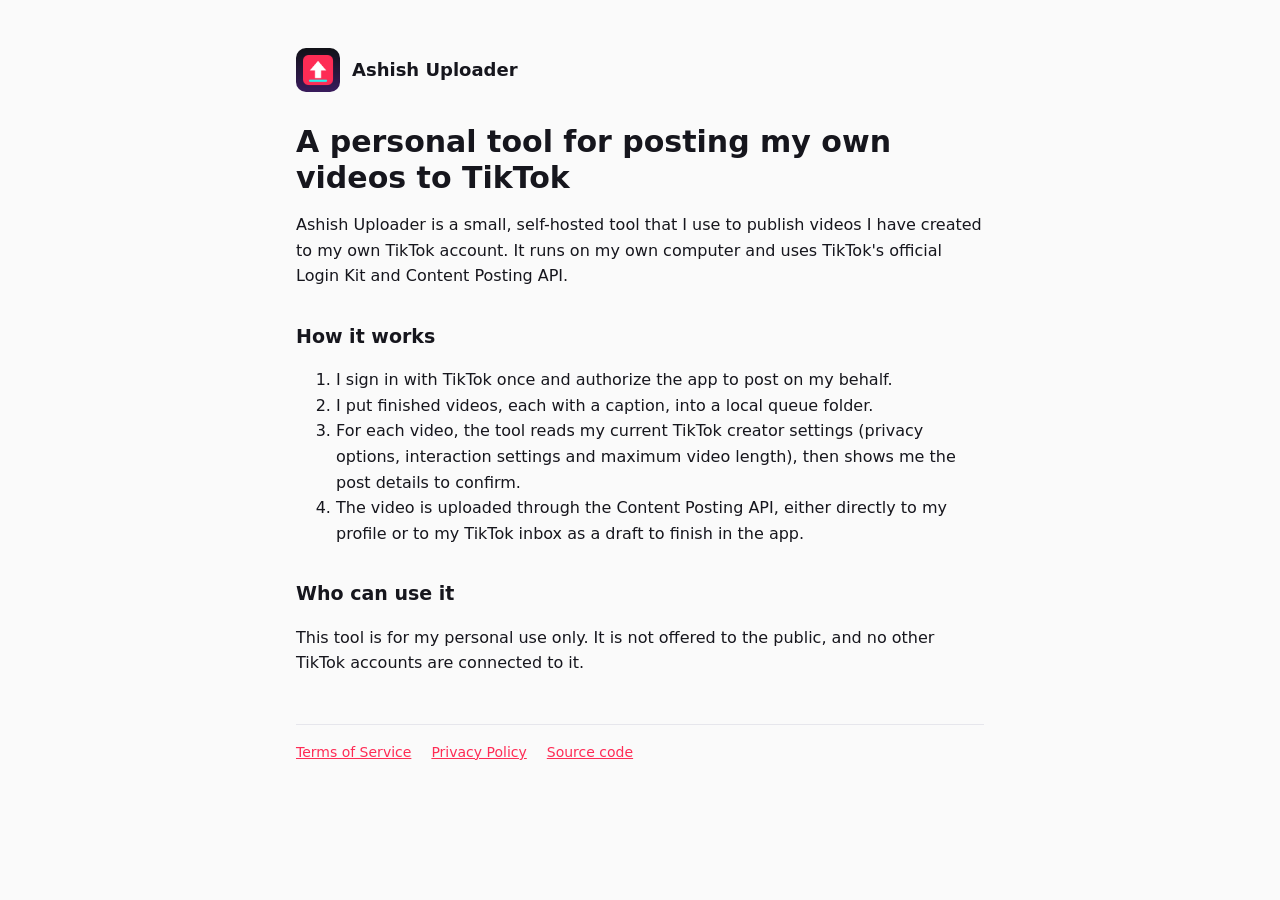
<file: index.html>
<!doctype html>
<html lang="en">
<head>
<meta charset="utf-8">
<meta name="viewport" content="width=device-width, initial-scale=1">
<title>Ashish Uploader</title>
<link rel="icon" href="icon.png">
<link rel="stylesheet" href="style.css">
</head>
<body>
<main>
  <header><img src="icon.png" alt=""><a href="./">Ashish Uploader</a></header>
  <h1>A personal tool for posting my own videos to TikTok</h1>
  <p>Ashish Uploader is a small, self-hosted tool that I use to publish videos I have created to my own TikTok account. It runs on my own computer and uses TikTok's official Login Kit and Content Posting API.</p>

  <h2>How it works</h2>
  <ol>
    <li>I sign in with TikTok once and authorize the app to post on my behalf.</li>
    <li>I put finished videos, each with a caption, into a local queue folder.</li>
    <li>For each video, the tool reads my current TikTok creator settings (privacy options, interaction settings and maximum video length), then shows me the post details to confirm.</li>
    <li>The video is uploaded through the Content Posting API, either directly to my profile or to my TikTok inbox as a draft to finish in the app.</li>
  </ol>

  <h2>Who can use it</h2>
  <p>This tool is for my personal use only. It is not offered to the public, and no other TikTok accounts are connected to it.</p>

  <nav><a href="terms.html">Terms of Service</a><a href="privacy.html">Privacy Policy</a><a href="https://github.com/ashish-dahal/ashish-uploader">Source code</a></nav>
</main>
</body>
</html>
</file>
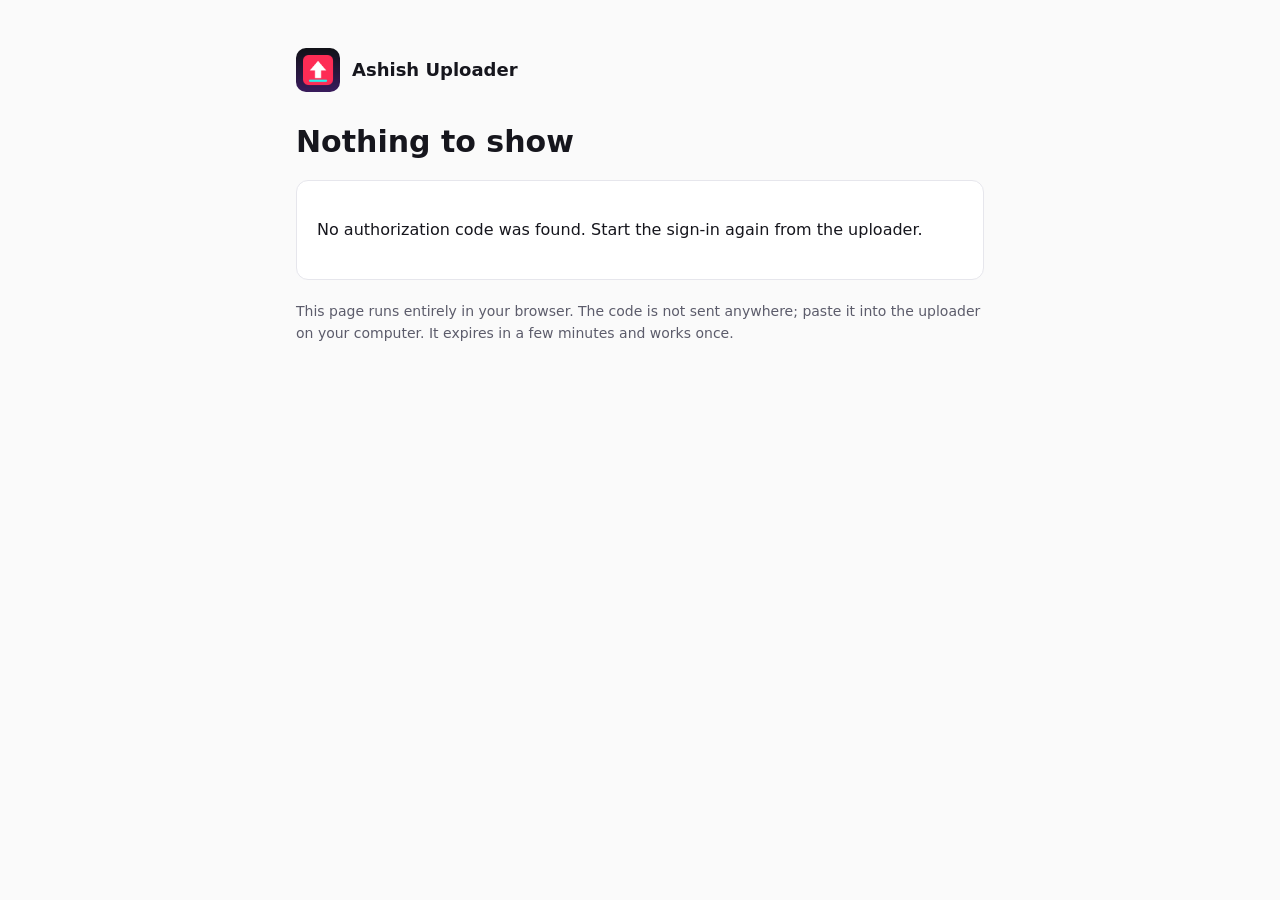
<file: callback.html>
<!doctype html>
<html lang="en">
<head>
<meta charset="utf-8">
<meta name="viewport" content="width=device-width, initial-scale=1">
<meta name="referrer" content="no-referrer">
<title>Authorization</title>
<link rel="icon" href="icon.png">
<link rel="stylesheet" href="style.css">
</head>
<body>
<main>
  <header><img src="icon.png" alt=""><a href="./">Ashish Uploader</a></header>
  <h1 id="title">Finishing sign-in</h1>
  <div class="card" id="box">
    <p id="msg">Reading the response from TikTok...</p>
  </div>
  <p class="muted">This page runs entirely in your browser. The code is not sent anywhere; paste it into the uploader on your computer. It expires in a few minutes and works once.</p>
</main>
<script>
(function () {
  var q = new URLSearchParams(location.search);
  var box = document.getElementById("box");
  var title = document.getElementById("title");
  function esc(s) { return String(s).replace(/[&<>"']/g, function (c) { return {"&":"&amp;","<":"&lt;",">":"&gt;","\"":"&quot;","'":"&#39;"}[c]; }); }
  if (q.get("error")) {
    title.textContent = "Authorization failed";
    box.innerHTML = "<p>TikTok returned an error:</p><span class='code'>" + esc(q.get("error")) +
      (q.get("error_description") ? ": " + esc(q.get("error_description")) : "") + "</span>";
    return;
  }
  var code = q.get("code");
  if (!code) {
    title.textContent = "Nothing to show";
    box.innerHTML = "<p>No authorization code was found. Start the sign-in again from the uploader.</p>";
    return;
  }
  // Give the whole redirect URL: the uploader checks the state value and extracts the code.
  var full = location.href;
  title.textContent = "Signed in with TikTok";
  box.innerHTML = "<p>Copy this URL and paste it into the uploader prompt:</p><span class='code' id='u'>" + esc(full) +
    "</span><button id='c'>Copy URL</button>";
  document.getElementById("c").onclick = function () {
    navigator.clipboard.writeText(full).then(function () { document.getElementById("c").textContent = "Copied"; });
  };
  // Strip the code from history so it is not left in the address bar.
  try { history.replaceState(null, "", location.pathname); } catch (e) {}
})();
</script>
</body>
</html>
</file>
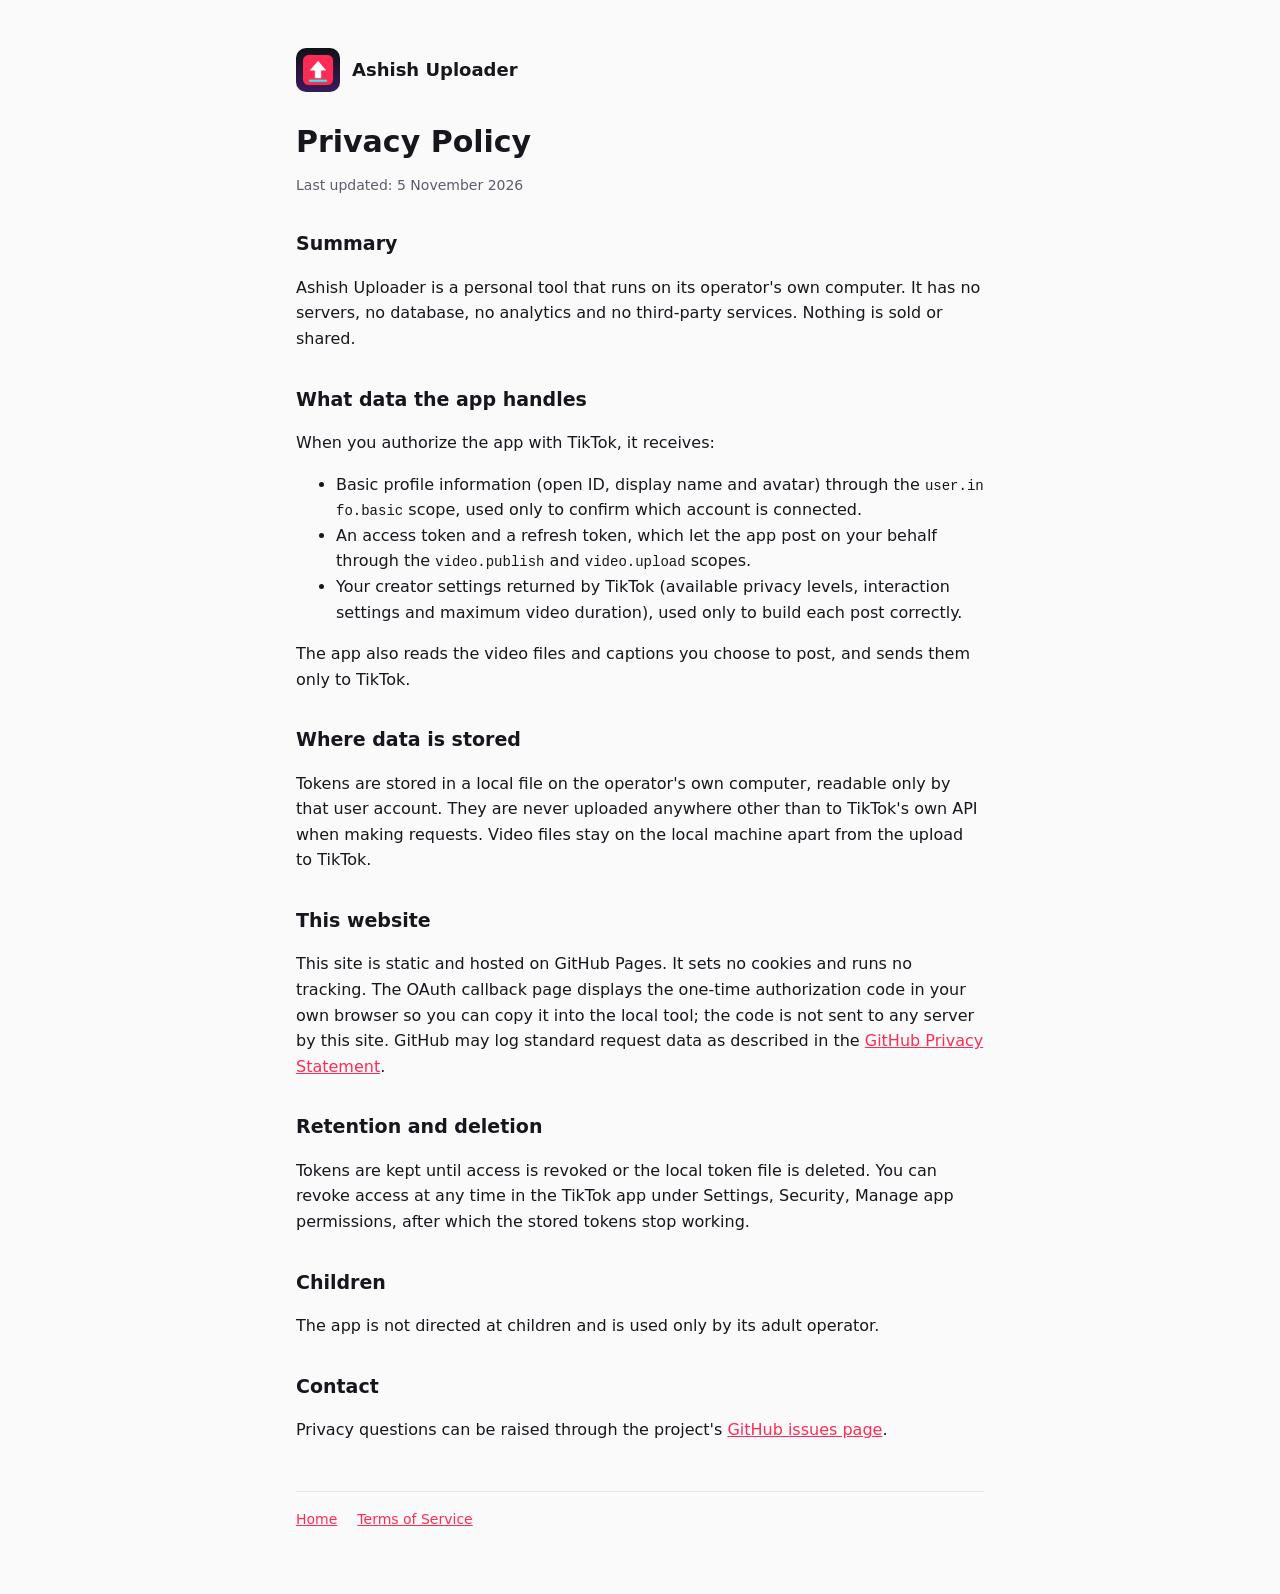
<file: privacy.html>
<!doctype html>
<html lang="en">
<head>
<meta charset="utf-8">
<meta name="viewport" content="width=device-width, initial-scale=1">
<title>Privacy Policy</title>
<link rel="icon" href="icon.png">
<link rel="stylesheet" href="style.css">
</head>
<body>
<main>
  <header><img src="icon.png" alt=""><a href="./">Ashish Uploader</a></header>
  <h1>Privacy Policy</h1>
  <p class="muted">Last updated: 5 November 2026</p>

  <h2>Summary</h2>
  <p>Ashish Uploader is a personal tool that runs on its operator's own computer. It has no servers, no database, no analytics and no third-party services. Nothing is sold or shared.</p>

  <h2>What data the app handles</h2>
  <p>When you authorize the app with TikTok, it receives:</p>
  <ul>
    <li>Basic profile information (open ID, display name and avatar) through the <code>user.info.basic</code> scope, used only to confirm which account is connected.</li>
    <li>An access token and a refresh token, which let the app post on your behalf through the <code>video.publish</code> and <code>video.upload</code> scopes.</li>
    <li>Your creator settings returned by TikTok (available privacy levels, interaction settings and maximum video duration), used only to build each post correctly.</li>
  </ul>
  <p>The app also reads the video files and captions you choose to post, and sends them only to TikTok.</p>

  <h2>Where data is stored</h2>
  <p>Tokens are stored in a local file on the operator's own computer, readable only by that user account. They are never uploaded anywhere other than to TikTok's own API when making requests. Video files stay on the local machine apart from the upload to TikTok.</p>

  <h2>This website</h2>
  <p>This site is static and hosted on GitHub Pages. It sets no cookies and runs no tracking. The OAuth callback page displays the one-time authorization code in your own browser so you can copy it into the local tool; the code is not sent to any server by this site. GitHub may log standard request data as described in the <a href="https://docs.github.com/en/site-policy/privacy-policies/github-general-privacy-statement">GitHub Privacy Statement</a>.</p>

  <h2>Retention and deletion</h2>
  <p>Tokens are kept until access is revoked or the local token file is deleted. You can revoke access at any time in the TikTok app under Settings, Security, Manage app permissions, after which the stored tokens stop working.</p>

  <h2>Children</h2>
  <p>The app is not directed at children and is used only by its adult operator.</p>

  <h2>Contact</h2>
  <p>Privacy questions can be raised through the project's <a href="https://github.com/ashish-dahal/ashish-uploader/issues">GitHub issues page</a>.</p>

  <nav><a href="./">Home</a><a href="terms.html">Terms of Service</a></nav>
</main>
</body>
</html>
</file>
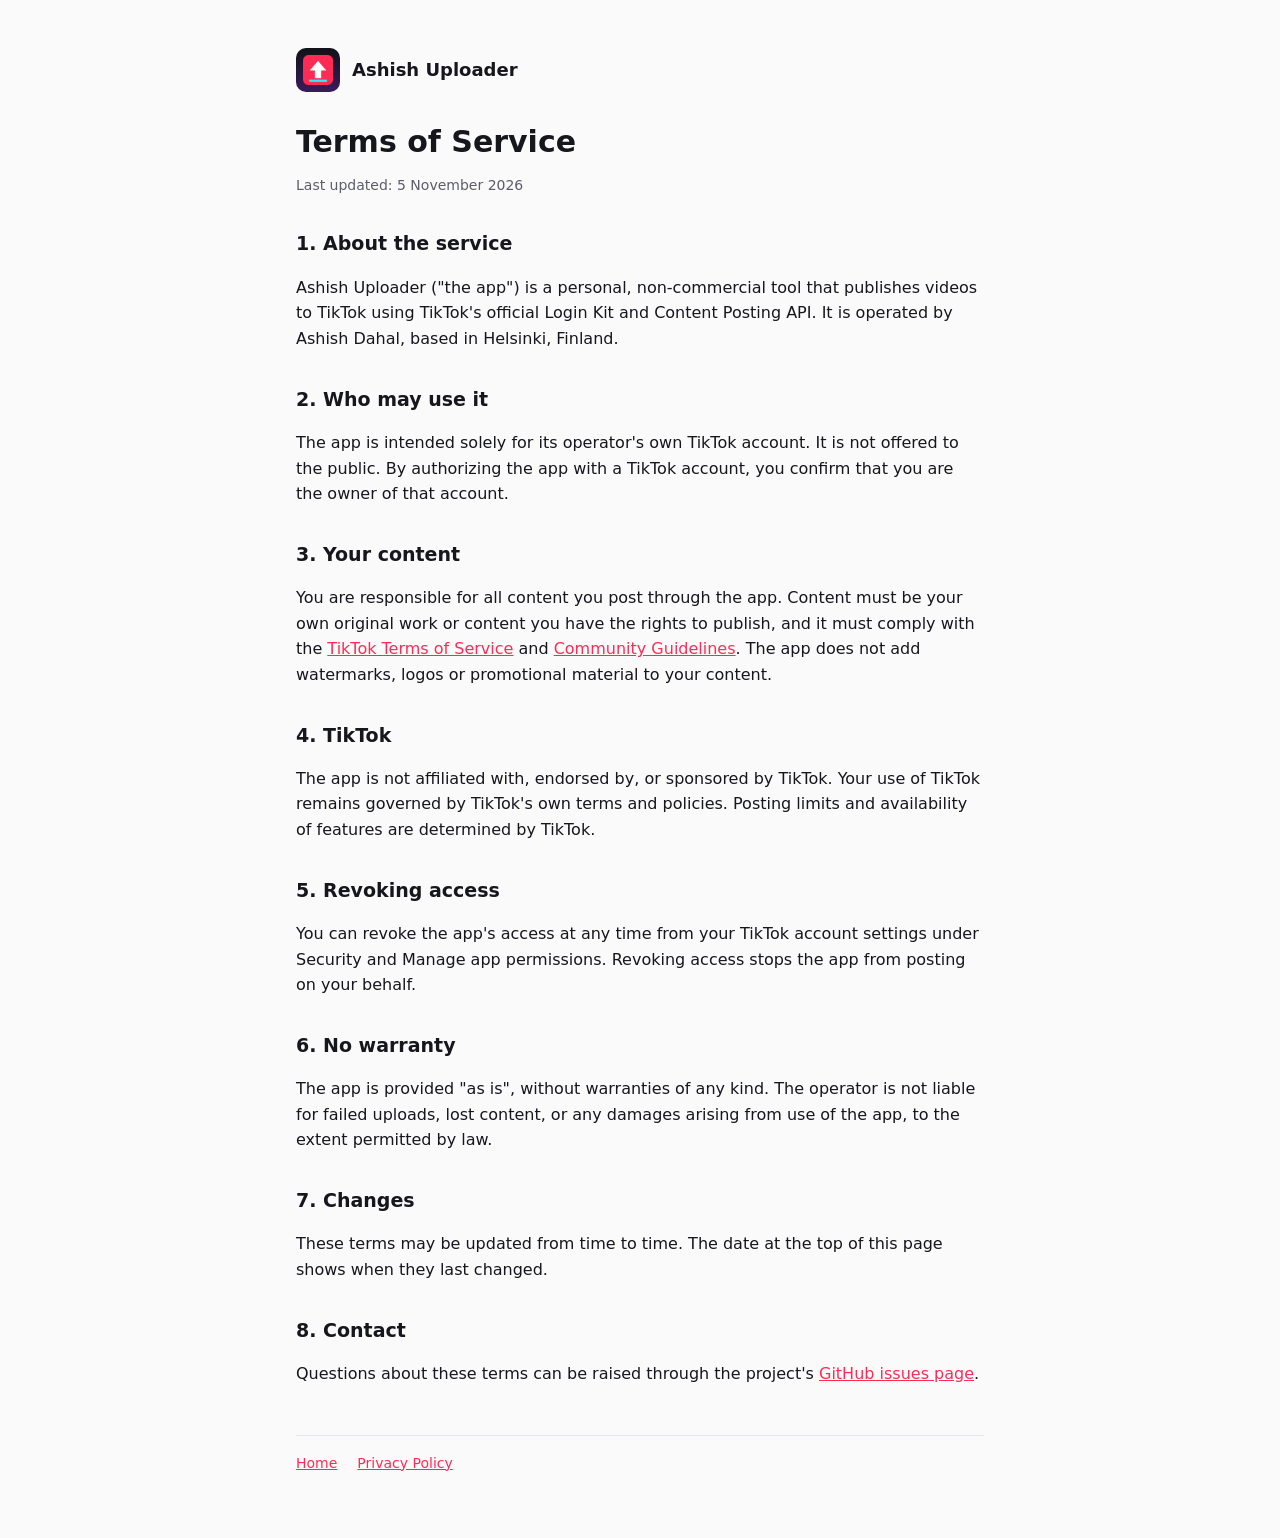
<file: terms.html>
<!doctype html>
<html lang="en">
<head>
<meta charset="utf-8">
<meta name="viewport" content="width=device-width, initial-scale=1">
<title>Terms of Service</title>
<link rel="icon" href="icon.png">
<link rel="stylesheet" href="style.css">
</head>
<body>
<main>
  <header><img src="icon.png" alt=""><a href="./">Ashish Uploader</a></header>
  <h1>Terms of Service</h1>
  <p class="muted">Last updated: 5 November 2026</p>

  <h2>1. About the service</h2>
  <p>Ashish Uploader ("the app") is a personal, non-commercial tool that publishes videos to TikTok using TikTok's official Login Kit and Content Posting API. It is operated by Ashish Dahal, based in Helsinki, Finland.</p>

  <h2>2. Who may use it</h2>
  <p>The app is intended solely for its operator's own TikTok account. It is not offered to the public. By authorizing the app with a TikTok account, you confirm that you are the owner of that account.</p>

  <h2>3. Your content</h2>
  <p>You are responsible for all content you post through the app. Content must be your own original work or content you have the rights to publish, and it must comply with the <a href="https://www.tiktok.com/legal/terms-of-service">TikTok Terms of Service</a> and <a href="https://www.tiktok.com/community-guidelines">Community Guidelines</a>. The app does not add watermarks, logos or promotional material to your content.</p>

  <h2>4. TikTok</h2>
  <p>The app is not affiliated with, endorsed by, or sponsored by TikTok. Your use of TikTok remains governed by TikTok's own terms and policies. Posting limits and availability of features are determined by TikTok.</p>

  <h2>5. Revoking access</h2>
  <p>You can revoke the app's access at any time from your TikTok account settings under Security and Manage app permissions. Revoking access stops the app from posting on your behalf.</p>

  <h2>6. No warranty</h2>
  <p>The app is provided "as is", without warranties of any kind. The operator is not liable for failed uploads, lost content, or any damages arising from use of the app, to the extent permitted by law.</p>

  <h2>7. Changes</h2>
  <p>These terms may be updated from time to time. The date at the top of this page shows when they last changed.</p>

  <h2>8. Contact</h2>
  <p>Questions about these terms can be raised through the project's <a href="https://github.com/ashish-dahal/ashish-uploader/issues">GitHub issues page</a>.</p>

  <nav><a href="./">Home</a><a href="privacy.html">Privacy Policy</a></nav>
</main>
</body>
</html>
</file>
<file: style.css>
:root { --bg: #fafafa; --fg: #16161d; --muted: #5c5c6b; --accent: #fe2c55; --card: #ffffff; --border: #e6e6ec; }
@media (prefers-color-scheme: dark) {
  :root { --bg: #121218; --fg: #ececf1; --muted: #a0a0b0; --card: #1c1c25; --border: #2c2c38; }
}
* { box-sizing: border-box; }
body { margin: 0; background: var(--bg); color: var(--fg); font: 16px/1.6 system-ui, -apple-system, "Segoe UI", sans-serif; }
main { max-width: 720px; margin: 0 auto; padding: 48px 16px 64px; }
header { display: flex; align-items: center; gap: 12px; margin-bottom: 32px; }
header img { width: 44px; height: 44px; border-radius: 10px; }
header a { color: var(--fg); text-decoration: none; font-weight: 650; font-size: 18px; }
h1 { font-size: 30px; line-height: 1.2; margin: 0 0 8px; }
h2 { font-size: 19px; margin: 32px 0 8px; }
p, li { color: var(--fg); }
.muted { color: var(--muted); font-size: 14px; }
a { color: var(--accent); }
nav { margin-top: 48px; padding-top: 16px; border-top: 1px solid var(--border); display: flex; gap: 20px; font-size: 14px; }
.card { background: var(--card); border: 1px solid var(--border); border-radius: 12px; padding: 20px; margin: 20px 0; }
code, .code { font-family: ui-monospace, Menlo, monospace; font-size: 14px; word-break: break-all; }
.code { display: block; background: var(--bg); border: 1px solid var(--border); border-radius: 8px; padding: 12px; margin: 8px 0; }
button { background: var(--accent); color: #fff; border: 0; border-radius: 8px; padding: 10px 16px; font: inherit; font-weight: 600; cursor: pointer; }
</file>
